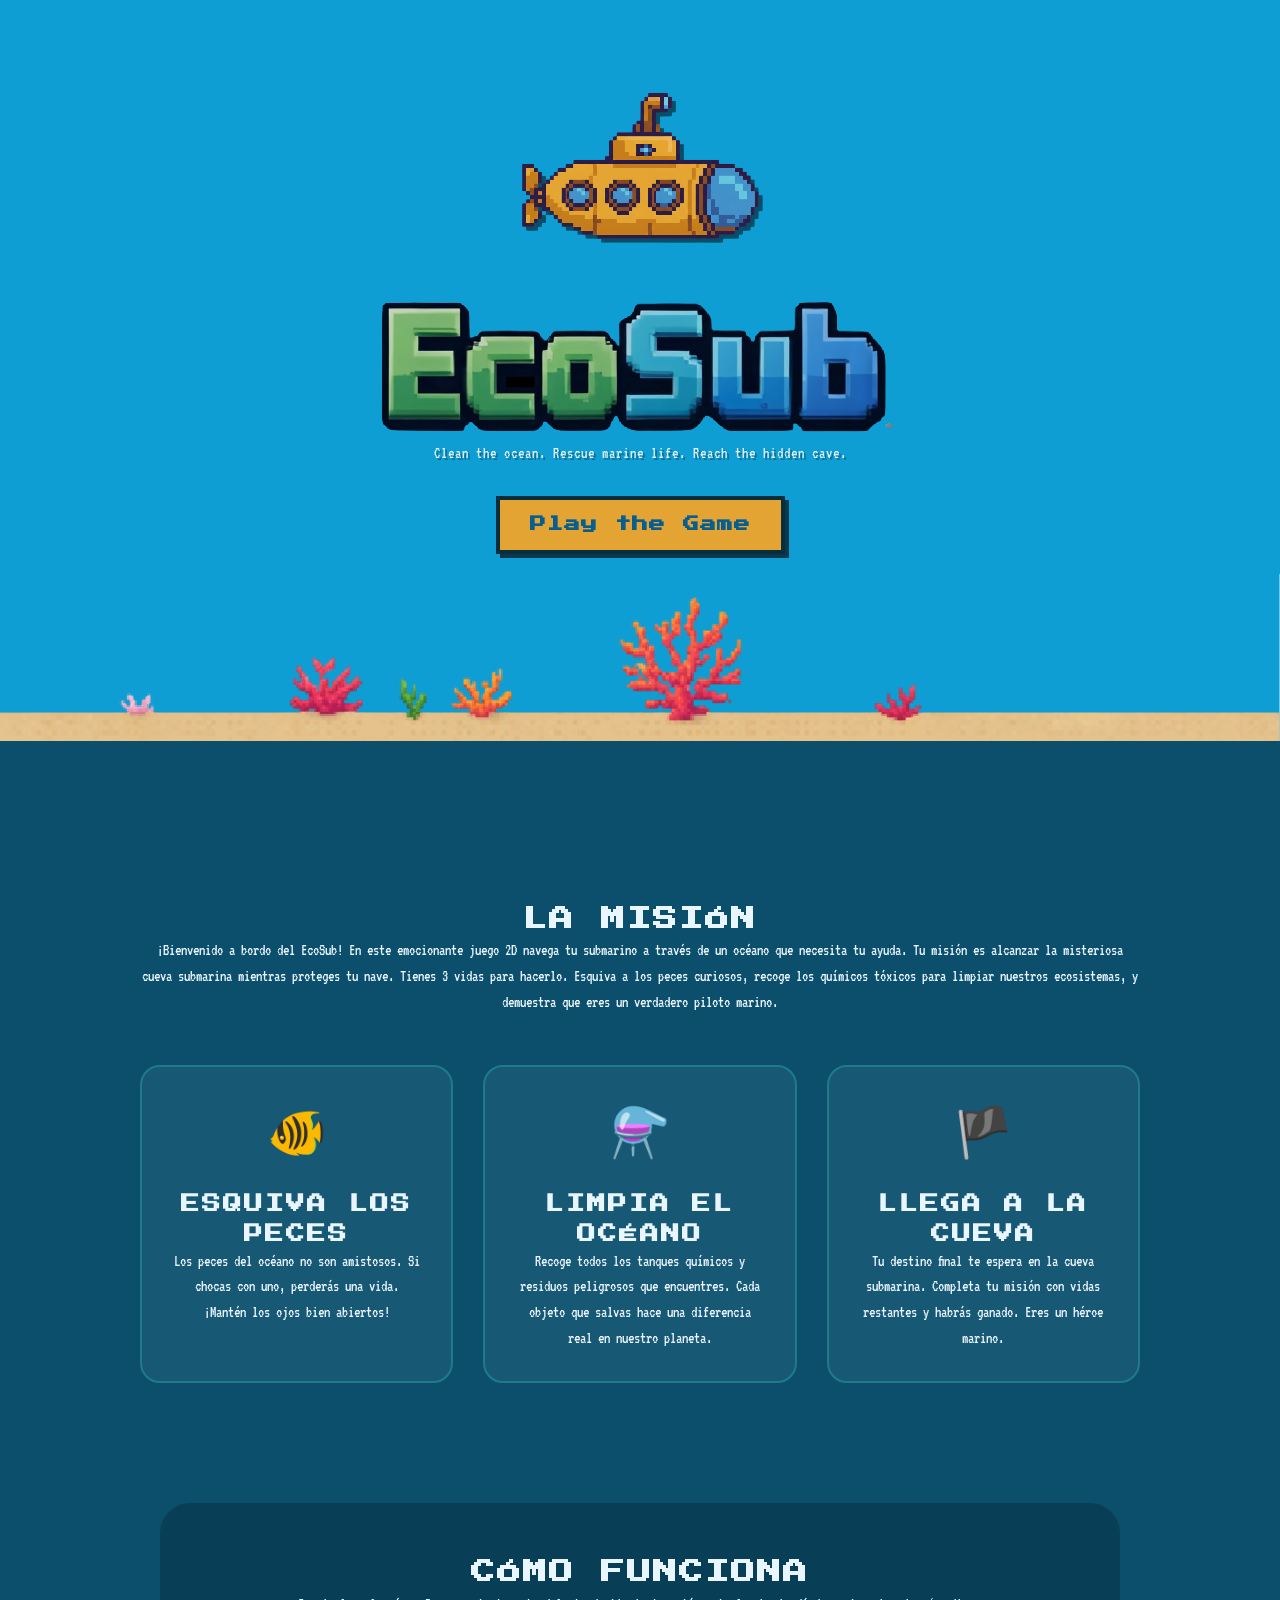
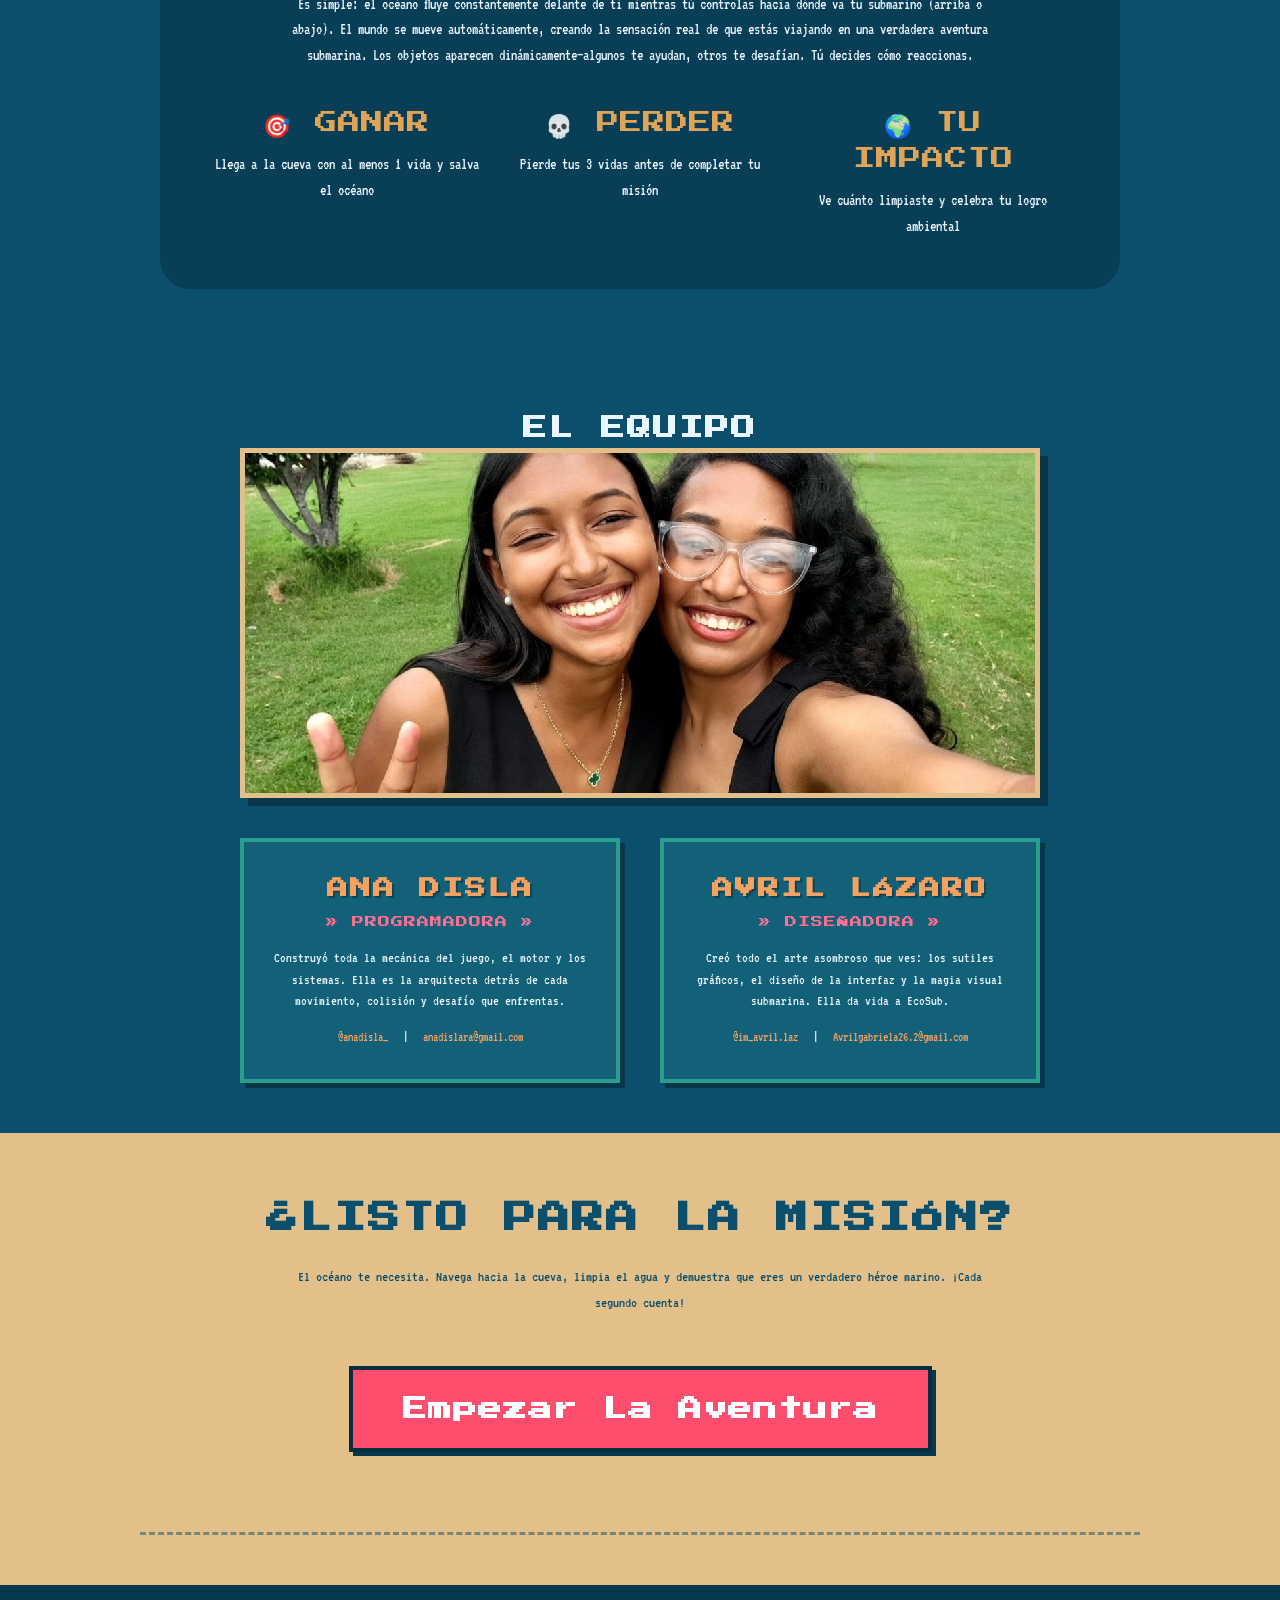
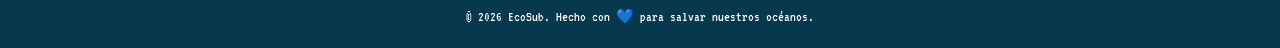
<file: index.html>
<!DOCTYPE html>
<html lang="en">
<head>
    <meta charset="UTF-8">
    <meta name="viewport" content="width=device-width, initial-scale=1.0">
    <title>EcoSub | Clean the Ocean</title>
    <link rel="icon" type="image/x-icon" href="img/fish/cangrejo.png">
    <link href="https://fonts.googleapis.com/css2?family=Press+Start+2P&family=VT323&display=swap" rel="stylesheet">
    <link rel="stylesheet" href="index.css">
</head>
<body>

    <header class="hero">
        <div class="submarine"><img src="img/sub.png" height="150px" alt=""></div> 
        <img src="img/name.png" height="150px" alt="">
        <p>Clean the ocean. Rescue marine life. Reach the hidden cave.</p>
        <a href="ecosub.html" class="btn-play">Play the Game</a>
        <img src="img/wuut.png" width="100%" margin-top="50px" alt="">
    </header>


    <section class="about">
        <h2>La Misión</h2>
        <p>¡Bienvenido a bordo del EcoSub! En este emocionante juego 2D navega tu submarino a través de un océano que necesita tu ayuda. Tu misión es alcanzar la misteriosa cueva submarina mientras proteges tu nave. Tienes 3 vidas para hacerlo. Esquiva a los peces curiosos, recoge los químicos tóxicos para limpiar nuestros ecosistemas, y demuestra que eres un verdadero piloto marino.</p>

        <div class="gameplay-grid">
            <div class="card">
                <span class="card-icon">🐠</span>
                <h3>Esquiva Los Peces</h3>
                <p>Los peces del océano no son amistosos. Si chocas con uno, perderás una vida. ¡Mantén los ojos bien abiertos!</p>
            </div>
            <div class="card">
                <span class="card-icon">⚗️</span>
                <h3>Limpia El Océano</h3>
                <p>Recoge todos los tanques químicos y residuos peligrosos que encuentres. Cada objeto que salvas hace una diferencia real en nuestro planeta.</p>
            </div>
            <div class="card">
                <span class="card-icon">🏴</span>
                <h3>Llega A La Cueva</h3>
                <p>Tu destino final te espera en la cueva submarina. Completa tu misión con vidas restantes y habrás ganado. Eres un héroe marino.</p>
            </div>
        </div>
    </section>

    <section>
        <div class="impact">
            <h2>Cómo Funciona</h2>
            <p style="text-align: center; margin-bottom: 30px; max-width: 700px; margin-left: auto; margin-right: auto;">Es simple: el océano fluye constantemente delante de ti mientras tú controlas hacia dónde va tu submarino (arriba o abajo). El mundo se mueve automáticamente, creando la sensación real de que estás viajando en una verdadera aventura submarina. Los objetos aparecen dinámicamente—algunos te ayudan, otros te desafían. Tú decides cómo reaccionas.</p>
            <div class="impact-stats">
                <div class="stat-item">
                    <span class="stat-number">🎯 GANAR</span>
                    <p>Llega a la cueva con al menos 1 vida y salva el océano</p>
                </div>
                <div class="stat-item">
                    <span class="stat-number">💀 PERDER</span>
                    <p>Pierde tus 3 vidas antes de completar tu misión</p>
                </div>
                <div class="stat-item">
                    <span class="stat-number">🌍 TU IMPACTO</span>
                    <p>Ve cuánto limpiaste y celebra tu logro ambiental</p>
                </div>
            </div>
        </div>
    </section>

    <section class="theteam">
        <h2>El Equipo</h2>
        <div class="team-container">
            <div class="team-photo">
                <div class="team-photo-placeholder">
                    <img src="img/the crew.jpeg" alt="">
                </div>
                
            </div>
            <div class="team-grid">
                <div class="member">
                    <h3>Ana Disla</h3>
                    <div class="member-role">» Programadora »</div>
                    <p>Construyó toda la mecánica del juego, el motor y los sistemas. Ella es la arquitecta detrás de cada movimiento, colisión y desafío que enfrentas.</p>
                    <div class="member-contact">
                        <a href="https://instagram.com/anadisla_" target="_blank">@anadisla_</a> | 
                        <a href="mailto:anadislara@gmail.com">anadislara@gmail.com</a>
                    </div>
                </div>
                <div class="member">
                    <h3>Avril Lázaro</h3>
                    <div class="member-role">» Diseñadora »</div>
                    <p>Creó todo el arte asombroso que ves: los sutiles gráficos, el diseño de la interfaz y la magia visual submarina. Ella da vida a EcoSub.</p>
                    <div class="member-contact">
                        <a href="https://instagram.com/im_avril.laz" target="_blank">@im_avril.laz</a> | 
                        <a href="mailto:Avrilgabriela26.2@gmail.com">Avrilgabriela26.2@gmail.com</a>
                    </div>
                </div>
            </div>
        </div>
    </section>

    <footer>
        <div class="footer-content">
            <div class="footer-section footer-cta">
                <h2>¿Listo Para La Misión?</h2>
                <p>El océano te necesita. Navega hacia la cueva, limpia el agua y demuestra que eres un verdadero héroe marino. ¡Cada segundo cuenta!</p>
                <a href="ecosub.html" class="btn-play btn-large">Empezar La Aventura</a>
            </div>
            
            <hr class="footer-divider">
        
       
    </footer>
    <div class="copyrigth">
            <p>&copy; 2026 EcoSub. Hecho con 💙 para salvar nuestros océanos.</p>
        </div>
</body>
</html>
</file>
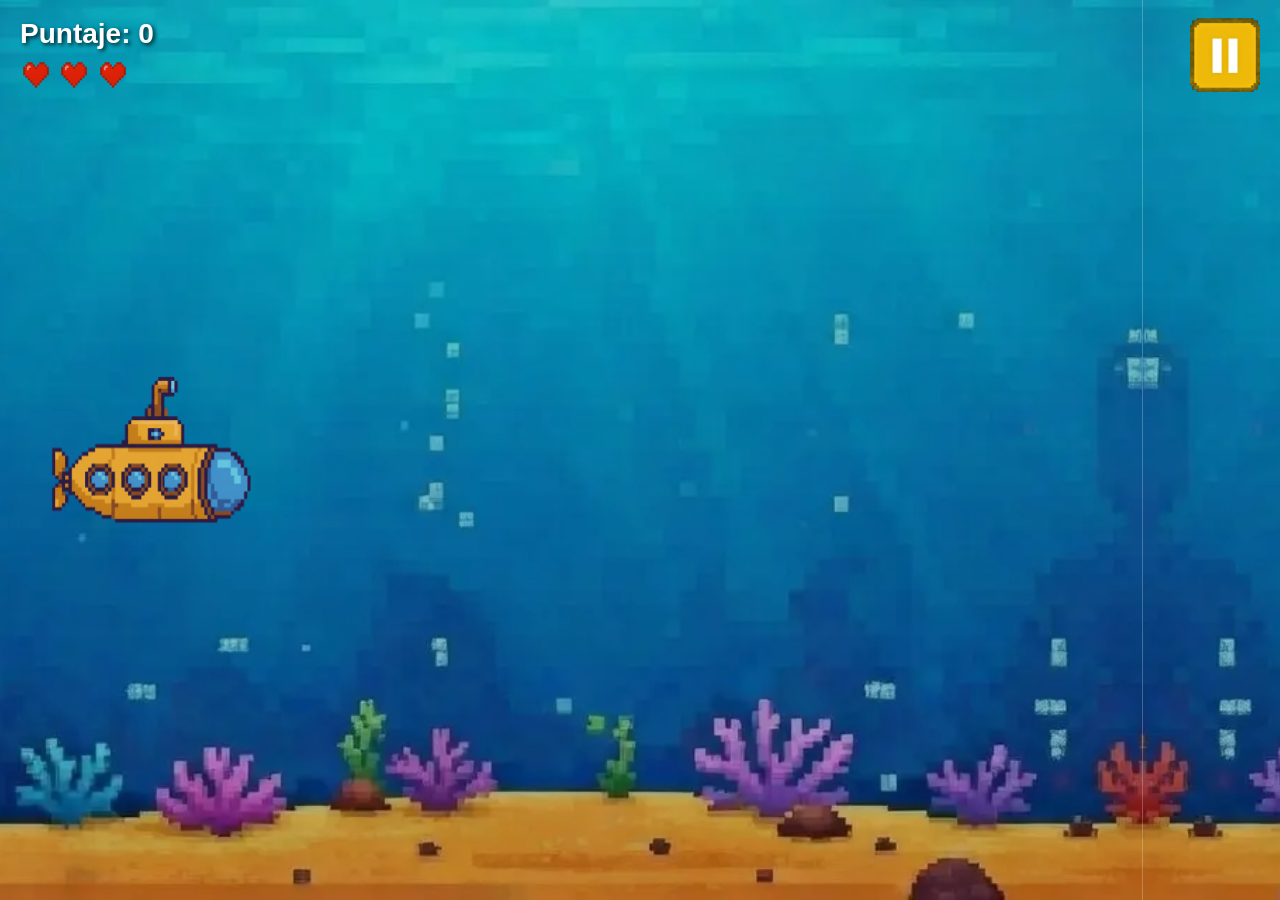
<file: game.html>
<!DOCTYPE html>
<html lang="es">
<head>
    <meta charset="UTF-8">
    <meta name="viewport" content="width=device-width, initial-scale=1.0">
    <link rel="stylesheet" href="game.css">
    <link rel="icon" type="image/x-icon" href="img/fish/cangrejo.png">
    <title>EcoSub - Recolecta y salva el mar !!</title>
</head>
<body>
    <!-- contenedor principal del juego -->
    <div id="contenedorJuego">

        <!-- secuencia del fondo-->
        <div id="escenario">
            <div id="cintaFondos">
                <img src="img/fondo1.webp" class="imagenFondo" alt="fondo marino 1" loading="eager">
                <img src="img/fondo2.webp" class="imagenFondo" alt="fondo marino 2" loading="lazy">
                <img src="img/fondo1.webp" class="imagenFondo" alt="fondo marino 1" loading="lazy">
                <img src="img/fondo2.webp" class="imagenFondo" alt="fondo marino 2" loading="lazy">
                <img src="img/fondo1.webp" class="imagenFondo" alt="fondo marino 1" loading="lazy">
                <img src="img/fondo2.webp" class="imagenFondo" alt="fondo marino 2" loading="lazy">
                <img src="img/fondo1.webp" class="imagenFondo" alt="fondo marino 1" loading="lazy">
                <img src="img/fondo2.webp" class="imagenFondo" alt="fondo marino 2" loading="lazy">
                <img src="img/fondo1.webp" class="imagenFondo" alt="fondo marino 1" loading="lazy">
                <img src="img/fondo3.webp" class="imagenFondo" alt="fondo marino 3 final" loading="lazy">
            </div>
        </div>

        <!-- submarino jugador-->
        <img src="img/sub.png" id="submarino" alt="submarino jugador" loading="eager">

        <!-- ui de juego -->
        <div id="uiJuego">
            <div class="scores">
               <div id="puntaje">Puntaje: 0</div>
                <div id="vidas" class="contenedorVidas"></div> 
            </div>
            <div class="pause_reanude">
                <img src="img/pause.png" id="pauseBtn" onclick="pausarJuego()">
                <img src="img/reanude.png" id="resumeBtn" onclick="reanudarJuego()" style="display:none">
            </div>
            
        </div>

    </div>

    <!-- pantalla de pausa -->
    <div id="pantallaPausa" class="pantallaPausa">
        <img class="ventanaPausa" src="img/pantalla_pause.png" alt="ventana de pausa">
        <div id="puntajeFinal" class="puntajeFinal">Has pausado el juego</div>
        <div class="pausaBtnCont">
            <img src="img/reanude.png" onclick="reanudarJuego();" alt="Reanudar">
            <img src="img/redo.png" onclick="redo();" alt="Reintentar">
            <img src="img/menu.png" onclick="menu();" alt="Menú"> 
        </div>
    </div>

    <!-- pantalla de puntuación post-juego -->
    <div id="pantallaFin" class="pantallaFin">
        <img class="ventanaPuntaje" src="img/gameover.png" alt="ventana de puntaje">
        <div id="puntajeFinal" class="puntajeFinal"></div>
        <div id="estadisticasAmbientales"></div>
        <div class="finBtnCont">
            <img id="finBtn" src="img/redo.png" onclick="redo();" alt="">
            <img id="finBtn" src="img/menu.png" onclick="menu();" alt=""> 
        </div>
       
    </div>

    <!-- contenedor para video final -->
    <div id="contenedorVideoFinal" style="display: none;"></div>

    <script src="game.js"></script>
</body>
</html>
</file>
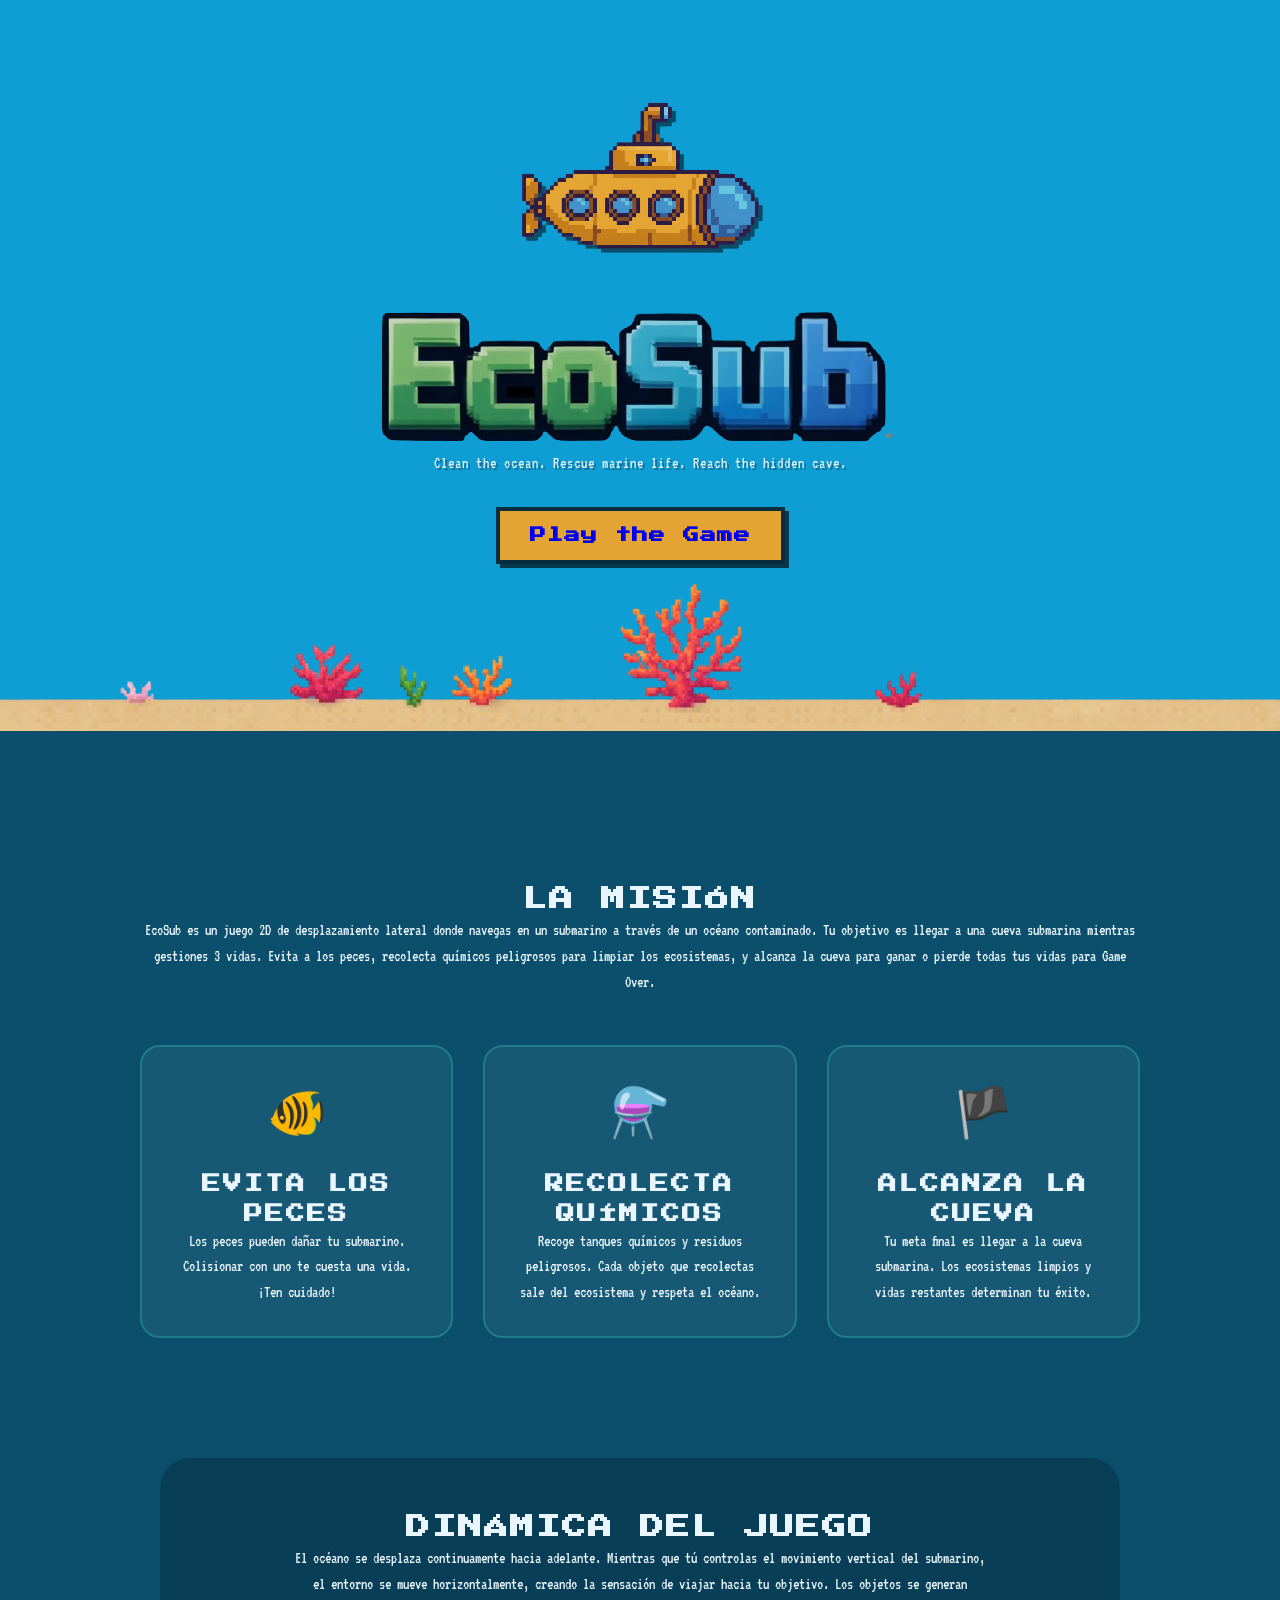
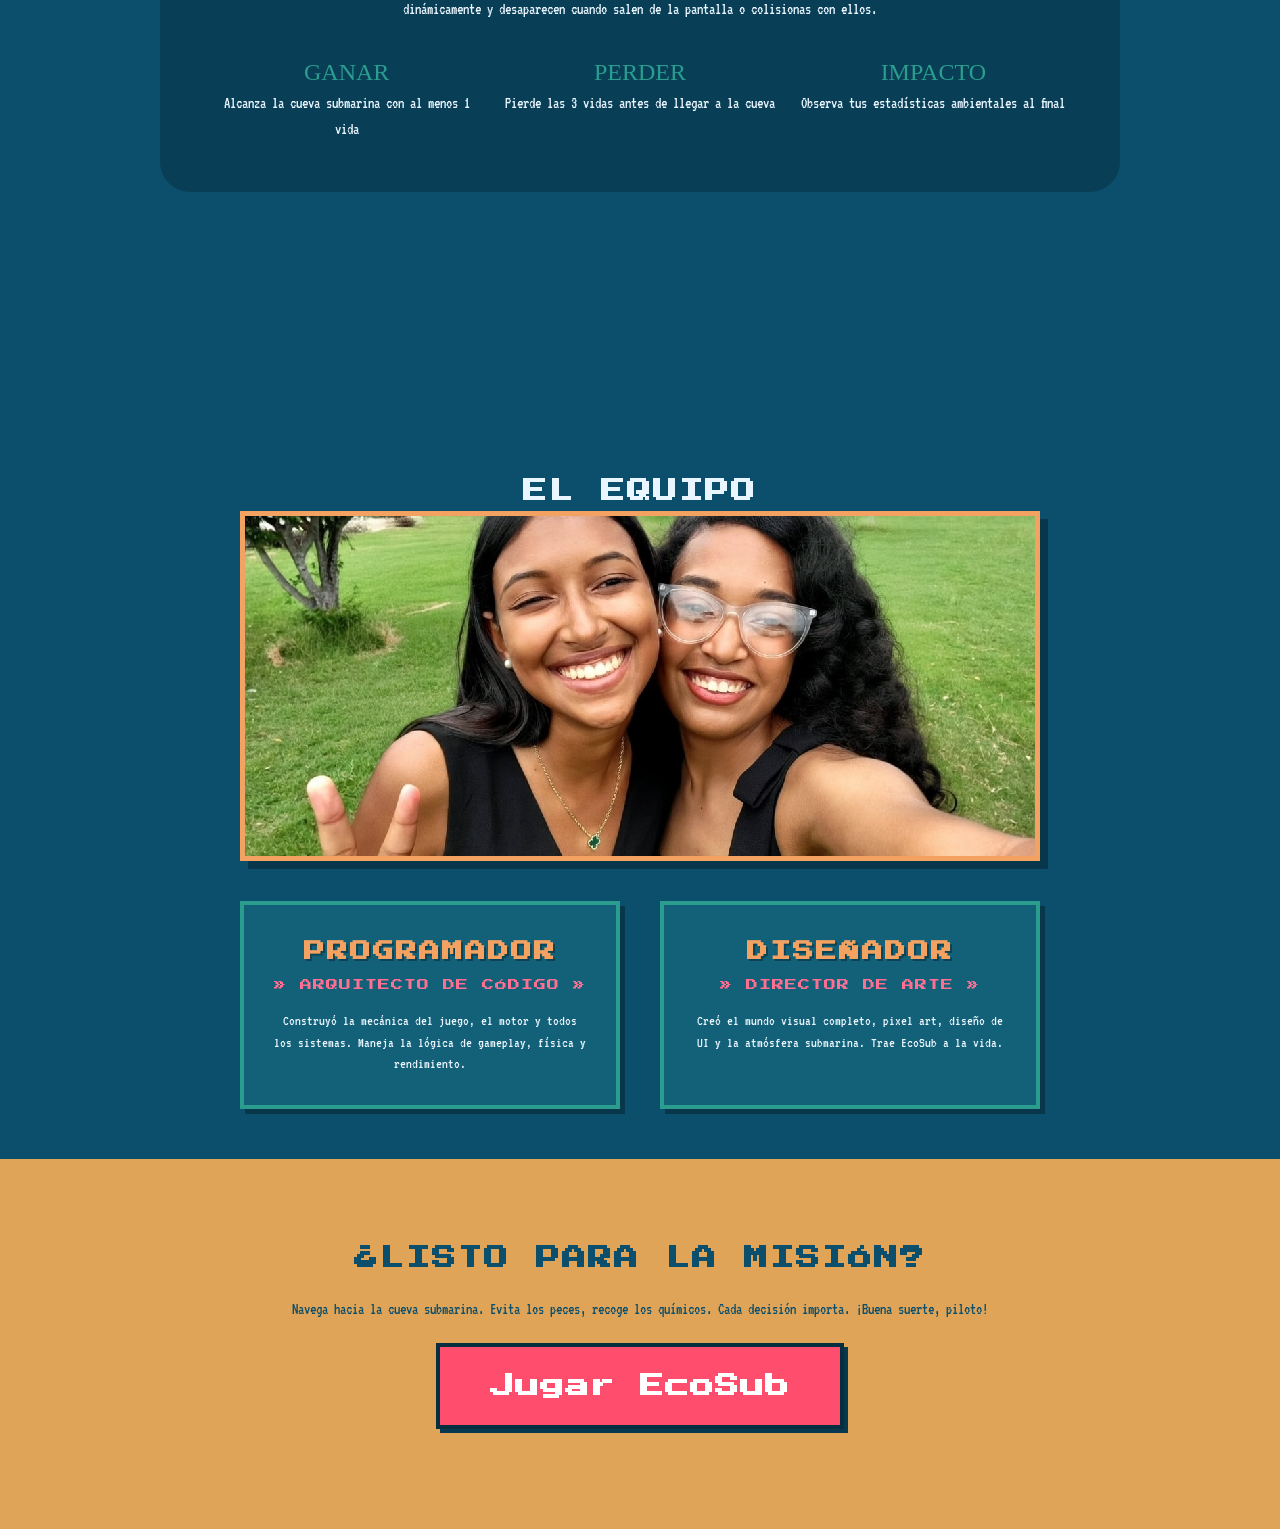
<file: landing.html>
<!DOCTYPE html>
<html lang="en">
<head>
    <meta charset="UTF-8">
    <meta name="viewport" content="width=device-width, initial-scale=1.0">
    <title>EcoSub | Clean the Ocean</title>
    <link href="https://fonts.googleapis.com/css2?family=Press+Start+2P&family=VT323&display=swap" rel="stylesheet">
    <style>
        :root {
            /* Ocean Palette */
            --deep-ocean: #0b4f6c;
            --ocean-teal: #1f7a8c;
            --soft-aqua: #5fa8d3;
            /* Environment */
            --sandy-seabed: #e0a458;
            --coral-red: #e36414;
            --coral-pink: #ff6f91;
            --seaweed-green: #2a9d8f;
            /* Accents */
            --sub-yellow: #f4a261;
            --heart-red: #ff4d6d;
            --white-high: #eaf6ff;
        }

        * {
            margin: 0;
            padding: 0;
            box-sizing: border-box;
        }

        body {
            font-family: 'VT323', monospace;
            color: var(--white-high);
            background-color: var(--deep-ocean);
            line-height: 1.6;
            overflow-x: hidden;
            image-rendering: pixelated;
            image-rendering: crisp-edges;
        }

        h1, h2, h3 {
            font-family: 'Press Start 2P', cursive;
            letter-spacing: 2px;
            text-transform: uppercase;
        }


        /* --- Hero Section --- */
        .hero {
            height: 80vh;
            background: #0e9ed3;
            display: flex;
            flex-direction: column;
            align-items: center;
            justify-content: center;
            text-align: center;
            padding: 140px 0px 20px 0px;
            position: relative;
            border-bottom: 8px solid #0e9ed3;
           
        }

        .submarine {
            font-size: 5rem;
            margin-bottom: 10px;
            animation: float 4s ease-in-out infinite, pixelBounce 0.6s ease-in-out infinite;
            display: inline-block;
            filter: drop-shadow(4px 4px 0px rgba(0,0,0,0.5));
        }

        @keyframes float {
            0%, 100% { transform: translateY(0) scaleX(1); }
            50% { transform: translateY(-25px) scaleX(1); }
        }

        @keyframes pixelBounce {
            0%, 100% { transform: translateY(0); }
            50% { transform: translateY(-8px); }
        }

        .hero h1 {
            font-size: 3.5rem;
            margin-bottom: 10px;
            text-shadow: 4px 4px 0px var(--deep-ocean), 8px 8px 0px rgba(0,0,0,0.3);
            color: var(--sub-yellow);
            animation: titleGlow 2s ease-in-out infinite;
        }

        @keyframes titleGlow {
            0%, 100% { text-shadow: 4px 4px 0px var(--deep-ocean), 8px 8px 0px rgba(0,0,0,0.3); }
            50% { text-shadow: 4px 4px 0px var(--deep-ocean), 8px 8px 0px rgba(255,255,255,0.2), 0 0 20px rgba(244, 162, 97, 0.4); }
        }

        .hero p {
            font-size: 1rem;
            max-width: 600px;
            margin-bottom: 30px;
            opacity: 0.95;
            font-family: 'VT323', monospace;
            letter-spacing: 1px;
            text-shadow: 2px 2px 0px rgba(0,0,0,0.3);
        }

        .btn-play {
            background-color: #e4a433;
            padding: 12px 30px;
            border: 4px solid #072e3f;
            border-radius: 0;
            text-decoration: none;
            font-weight: bold;
            font-size: 1rem;
            transition: transform 0.1s ease, box-shadow 0.1s ease;
            box-shadow: 4px 4px 0px #07394e;
            font-family: 'Press Start 2P', cursive;
            letter-spacing: 1px;
            cursor: pointer;
            position: relative;
            margin-bottom: 20px;
        }

        .btn-play:hover {
            transform: translate(2px, 2px);
            box-shadow: 2px 2px 0px var(--deep-ocean);
        }

        .btn-play:active {
            transform: translate(4px, 4px);
            box-shadow: 0px 0px 0px var(--deep-ocean);
        }

        /* --- About Section --- */
        section {
            padding: 80px 20px;
            max-width: 1000px;
            margin: 0 auto;
        }

        .about {
            text-align: center;
            padding: 160px 0px 0px 0px;
        }

        /* --- Gameplay Cards --- */
        .gameplay-grid {
            display: grid;
            grid-template-columns: repeat(auto-fit, minmax(250px, 1fr));
            gap: 30px;
            margin-top: 50px;
        }

        .card {
            background: rgba(255, 255, 255, 0.05);
            border: 2px solid var(--ocean-teal);
            border-radius: 20px;
            padding: 30px;
            text-align: center;
            transition: background 0.3s ease, transform 0.3s ease;
        }

        .card:hover {
            background: rgba(255, 255, 255, 0.1);
            transform: translateY(-5px);
        }

        .card-icon {
            font-size: 3rem;
            margin-bottom: 15px;
            display: block;
        }

        /* --- Impact Section --- */
        .impact {
            background: rgba(0, 0, 0, 0.2);
            border-radius: 30px;
            padding: 50px;
            margin: 40px auto;
            text-align: center;
        }

        .impact-stats {
            display: flex;
            flex-wrap: wrap;
            justify-content: space-around;
            gap: 20px;
            margin-top: 30px;
        }

        .stat-item {
            flex: 1;
            min-width: 200px;
        }

        .stat-number {
            display: block;
            font-family: 'Fredoka One';
            font-size: 1.5rem;
            color: var(--seaweed-green);
        }

        /* --- Team Section --- */
        .team-container {
            max-width: 800px;
            margin: 0 auto;
        }

        .team-photo {
            width: 100%;
            height: 350px;
            background: linear-gradient(135deg, var(--ocean-teal), var(--soft-aqua));
            border: 5px solid var(--sub-yellow);
            border-radius: 0;
            margin-bottom: 40px;
            display: flex;
            align-items: center;
            justify-content: center;
            overflow: hidden;
            position: relative;
            box-shadow: 8px 8px 0px rgba(0,0,0,0.3);
        }

        .team-photo img {
            width: 100%;
            height: 100%;
            object-fit: cover;
            image-rendering: pixelated;
            image-rendering: crisp-edges;
        }

        .team-photo-placeholder {
            width: 100%;
            height: 100%;
            display: flex;
            align-items: center;
            justify-content: center;
            font-size: 5rem;
            background: rgba(15, 75, 110, 0.5);
        }

        .team-grid {
            display: grid;
            grid-template-columns: repeat(auto-fit, minmax(300px, 1fr));
            gap: 40px;
            margin-top: 30px;
        }

        .member {
            text-align: center;
            background: rgba(31, 122, 140, 0.4);
            border: 4px solid var(--seaweed-green);
            padding: 30px;
            border-radius: 0;
            box-shadow: 5px 5px 0px rgba(0,0,0,0.3);
        }

        .member h3 {
            font-size: 1.3rem;
            color: var(--sub-yellow);
            margin-bottom: 8px;
            text-shadow: 2px 2px 0px rgba(0,0,0,0.3);
        }

        .member-role {
            font-size: 0.75rem;
            color: var(--coral-pink);
            font-family: 'Press Start 2P', cursive;
            letter-spacing: 1px;
            margin-bottom: 15px;
            text-transform: uppercase;
        }

        .member p {
            font-size: 0.9rem;
            font-family: 'VT323', monospace;
            color: var(--white-high);
            line-height: 1.5;
        }

        /* --- Footer/CTA --- */
        footer {
            background: var(--sandy-seabed);
            color: var(--deep-ocean);
            padding: 80px 20px;
            text-align: center;
            margin-top: 50px;
        }

        footer h2 {
            margin-bottom: 20px;
        }

        .btn-large {
            display: inline-block;
            margin-top: 20px;
            background: var(--heart-red);
            color: white;
            padding: 20px 50px;
            font-size: 1.5rem;
        }
    </style>
</head>
<body>

    <header class="hero">
        <div class="submarine"><img src="img/sub.png" height="150px" alt=""></div> 
        <img src="img/name.png" height="150px" alt="">
        <p>Clean the ocean. Rescue marine life. Reach the hidden cave.</p>
        <a href="index.html" class="btn-play">Play the Game</a>
        <img src="img/wut.png" width="100%" margin-top="50px" alt="">
    </header>


    <section class="about">
        <h2>La Misión</h2>
        <p>EcoSub es un juego 2D de desplazamiento lateral donde navegas en un submarino a través de un océano contaminado. Tu objetivo es llegar a una cueva submarina mientras gestiones 3 vidas. Evita a los peces, recolecta químicos peligrosos para limpiar los ecosistemas, y alcanza la cueva para ganar o pierde todas tus vidas para Game Over.</p>

        <div class="gameplay-grid">
            <div class="card">
                <span class="card-icon">🐠</span>
                <h3>Evita Los Peces</h3>
                <p>Los peces pueden dañar tu submarino. Colisionar con uno te cuesta una vida. ¡Ten cuidado!</p>
            </div>
            <div class="card">
                <span class="card-icon">⚗️</span>
                <h3>Recolecta Químicos</h3>
                <p>Recoge tanques químicos y residuos peligrosos. Cada objeto que recolectas sale del ecosistema y respeta el océano.</p>
            </div>
            <div class="card">
                <span class="card-icon">🏴</span>
                <h3>Alcanza La Cueva</h3>
                <p>Tu meta final es llegar a la cueva submarina. Los ecosistemas limpios y vidas restantes determinan tu éxito.</p>
            </div>
        </div>
    </section>

    <section>
        <div class="impact">
            <h2>Dinámica Del Juego</h2>
            <p style="text-align: center; margin-bottom: 30px; max-width: 700px; margin-left: auto; margin-right: auto;">El océano se desplaza continuamente hacia adelante. Mientras que tú controlas el movimiento vertical del submarino, el entorno se mueve horizontalmente, creando la sensación de viajar hacia tu objetivo. Los objetos se generan dinámicamente y desaparecen cuando salen de la pantalla o colisionas con ellos.</p>
            <div class="impact-stats">
                <div class="stat-item">
                    <span class="stat-number">GANAR</span>
                    <p>Alcanza la cueva submarina con al menos 1 vida</p>
                </div>
                <div class="stat-item">
                    <span class="stat-number">PERDER</span>
                    <p>Pierde las 3 vidas antes de llegar a la cueva</p>
                </div>
                <div class="stat-item">
                    <span class="stat-number">IMPACTO</span>
                    <p>Observa tus estadísticas ambientales al final</p>
                </div>
            </div>
        </div>
    </section>

    <section class="about">
        <h2>El Equipo</h2>
        <div class="team-container">
            <div class="team-photo">
                <div class="team-photo-placeholder">
                    <img src="img/the crew.jpeg" alt="">
                </div>
                
            </div>
            <div class="team-grid">
                <div class="member">
                    <h3>Programador</h3>
                    <div class="member-role">» Arquitecto de Código »</div>
                    <p>Construyó la mecánica del juego, el motor y todos los sistemas. Maneja la lógica de gameplay, física y rendimiento.</p>
                </div>
                <div class="member">
                    <h3>Diseñador</h3>
                    <div class="member-role">» Director de Arte »</div>
                    <p>Creó el mundo visual completo, pixel art, diseño de UI y la atmósfera submarina. Trae EcoSub a la vida.</p>
                </div>
            </div>
        </div>
    </section>

    <footer>
        <h2>¿Listo Para La Misión?</h2>
        <p>Navega hacia la cueva submarina. Evita los peces, recoge los químicos. Cada decisión importa. ¡Buena suerte, piloto!</p>
        <a href="index.html" class="btn-play btn-large">Jugar EcoSub</a>
    </footer>

</body>
</html>
</file>
<file: index.css>
:root {
    /* Ocean Palette */
    --deep-ocean: #0b4f6c;
    --ocean-teal: #1f7a8c;
    --soft-aqua: #5fa8d3;
    /* Environment */
    --sandy-seabed: #e0a458;
    --coral-red: #e36414;
    --coral-pink: #ff6f91;
    --seaweed-green: #2a9d8f;
    /* Accents */
    --sub-yellow: #f4a261;
    --heart-red: #ff4d6d;
    --white-high: #eaf6ff;
}

* {
    margin: 0;
    padding: 0;
    box-sizing: border-box;
}

body {
    font-family: 'VT323', monospace;
    color: var(--white-high);
    background-color: var(--deep-ocean);
    line-height: 1.6;
    overflow-x: hidden;
    image-rendering: pixelated;
    image-rendering: crisp-edges;
}

h1, h2, h3 {
    font-family: 'Press Start 2P', cursive;
    letter-spacing: 2px;
    text-transform: uppercase;
}

/* --- HERO SECTION --- */
.hero {
    height: 80vh;
    background: #0e9ed3;
    display: flex;
    flex-direction: column;
    align-items: center;
    justify-content: center;
    text-align: center;
    padding: 140px 0px 20px 0px;
    position: relative;
    border-bottom: 8px solid #0e9ed3;
}

.submarine {
    font-size: 5rem;
    margin-bottom: 10px;
    animation: float 4s ease-in-out infinite, pixelBounce 0.6s ease-in-out infinite;
    display: inline-block;
    filter: drop-shadow(4px 4px 0px rgba(0,0,0,0.5));
}

@keyframes float {
    0%, 100% { transform: translateY(0) scaleX(1); }
    50% { transform: translateY(-25px) scaleX(1); }
}

@keyframes pixelBounce {
    0%, 100% { transform: translateY(0); }
    50% { transform: translateY(-8px); }
}

.hero h1 {
    font-size: 3.5rem;
    margin-bottom: 10px;
    text-shadow: 4px 4px 0px var(--deep-ocean), 8px 8px 0px rgba(0,0,0,0.3);
    color: var(--sub-yellow);
    animation: titleGlow 2s ease-in-out infinite;
}

@keyframes titleGlow {
    0%, 100% { text-shadow: 4px 4px 0px var(--deep-ocean), 8px 8px 0px rgba(0,0,0,0.3); }
    50% { text-shadow: 4px 4px 0px var(--deep-ocean), 8px 8px 0px rgba(255,255,255,0.2), 0 0 20px rgba(244, 162, 97, 0.4); }
}

.hero p {
    font-size: 1rem;
    max-width: 600px;
    margin-bottom: 30px;
    opacity: 0.95;
    font-family: 'VT323', monospace;
    letter-spacing: 1px;
    text-shadow: 2px 2px 0px rgba(0,0,0,0.3);
}

.btn-play {
    background-color: #e4a433;
    padding: 12px 30px;
    border: 4px solid #072e3f;
    border-radius: 0;
    text-decoration: none;
    font-weight: bold;
    font-size: 1rem;
    transition: transform 0.1s ease, box-shadow 0.1s ease;
    box-shadow: 4px 4px 0px #07394e;
    font-family: 'Press Start 2P', cursive;
    letter-spacing: 1px;
    cursor: pointer;
    position: relative;
    color: #095e90;
    margin-bottom: 20px;
}

.btn-play:hover {
    transform: translate(2px, 2px);
    box-shadow: 2px 2px 0px var(--deep-ocean);
}

.btn-play:active {
    transform: translate(4px, 4px);
    box-shadow: 0px 0px 0px var(--deep-ocean);
}


/* --- ABOUT SECTION --- */
section {
    padding: 80px 20px;
    max-width: 1000px;
    margin: 0 auto;
}

.about {
    text-align: center;
    padding: 180px 0px 0px 0px;
}

/* --- GAMEPLAY CARDS --- */
.gameplay-grid {
    display: grid;
    grid-template-columns: repeat(auto-fit, minmax(250px, 1fr));
    gap: 30px;
    margin-top: 50px;
}

.card {
    background: rgba(255, 255, 255, 0.05);
    border: 2px solid var(--ocean-teal);
    border-radius: 20px;
    padding: 30px;
    text-align: center;
    transition: background 0.3s ease, transform 0.3s ease;
}

.card:hover {
    background: rgba(255, 255, 255, 0.1);
    transform: translateY(-5px);
}

.card-icon {
    font-size: 3rem;
    margin-bottom: 15px;
    display: block;
}


/* --- IMPACT SECTION --- */
.impact {
    background: rgba(0, 0, 0, 0.2);
    border-radius: 30px;
    padding: 50px;
    margin: 40px auto;
    text-align: center;
}

.impact-stats {
    display: flex;
    flex-wrap: wrap;
    justify-content: space-around;
    gap: 20px;
    margin-top: 30px;
}

.stat-item {
    flex: 1;
    min-width: 200px;
}

.stat-number {
    display: block;
    font-family: 'Press Start 2P', cursive;
    font-size: 1.4rem;
    color: #e0a458;
    margin-bottom: 10px;
    letter-spacing: 1px;
}

.stat-number::before {
    content: '';
    display: block;
    font-size: 2.5rem;
    margin-bottom: 8px;
}


/* --- TEAM SECTION --- */
.theteam {
    text-align: center;
    padding: 0px;
}

.team-container {
    max-width: 800px;
    margin: 0 auto;
}

.team-photo {
    width: 100%;
    height: 350px;
    background: linear-gradient(135deg, var(--ocean-teal), var(--soft-aqua));
    border: 5px solid #e3c08a;
    border-radius: 0;
    margin-bottom: 40px;
    display: flex;
    align-items: center;
    justify-content: center;
    overflow: hidden;
    position: relative;
    box-shadow: 8px 8px 0px rgba(0,0,0,0.3);
}

.team-photo img {
    width: 100%;
    height: 100%;
    object-fit: cover;
    image-rendering: pixelated;
    image-rendering: crisp-edges;
}

.team-photo-placeholder {
    width: 100%;
    height: 100%;
    display: flex;
    align-items: center;
    justify-content: center;
    font-size: 5rem;
    background: rgba(15, 75, 110, 0.5);
}

.team-grid {
    display: grid;
    grid-template-columns: repeat(auto-fit, minmax(300px, 1fr));
    gap: 40px;
    margin-top: 30px;
}

.member {
    text-align: center;
    background: rgba(31, 122, 140, 0.4);
    border: 4px solid var(--seaweed-green);
    padding: 30px;
    border-radius: 0;
    box-shadow: 5px 5px 0px rgba(0,0,0,0.3);
}

.member h3 {
    font-size: 1.3rem;
    color: var(--sub-yellow);
    margin-bottom: 8px;
    text-shadow: 2px 2px 0px rgba(0,0,0,0.3);
}

.member-role {
    font-size: 0.75rem;
    color: var(--coral-pink);
    font-family: 'Press Start 2P', cursive;
    letter-spacing: 1px;
    margin-bottom: 15px;
    text-transform: uppercase;
}

.member p {
    font-size: 0.9rem;
    font-family: 'VT323', monospace;
    color: var(--white-high);
    line-height: 1.5;
    margin-bottom: 15px;
}

.member-contact {
    display: flex;
    justify-content: center;
    gap: 15px;
    font-size: 0.85rem;
    flex-wrap: wrap;
}

.member-contact a {
    color: var(--sub-yellow);
    text-decoration: none;
    transition: color 0.3s ease;
}

.member-contact a:hover {
    color: var(--coral-pink);
}


/* --- FOOTER SECTION --- */
footer {
    background: #e3c08a;
    color: var(--deep-ocean);
    padding: 60px 20px 20px 20px;
    margin-top: 50px;
}

footer h2 {
    margin-bottom: 20px;
    font-size: 2rem;
}

footer h3 {
    font-size: 1.5rem;
    margin-bottom: 25px;
    color: var(--deep-ocean);
}

footer h4 {
    font-size: 1.1rem;
    margin-bottom: 8px;
    color: var(--heart-red);
}

.footer-content {
    max-width: 1000px;
    margin: 0 auto;
    padding-bottom: 30px;
}

.footer-section {
    margin-bottom: 30px;
}

.footer-cta {
    text-align: center;
    padding-bottom: 30px;
}

.footer-cta p {
    font-size: 0.95rem;
    max-width: 700px;
    margin: 0 auto 30px;
    line-height: 1.7;
    color: var(--deep-ocean);
}

.btn-large {
    display: inline-block;
    margin-top: 20px;
    background: var(--heart-red);
    color: white;
    padding: 20px 50px;
    font-size: 1.5rem;
}

.footer-divider {
    border: none;
    border-top: 3px dashed var(--deep-ocean);

    opacity: 0.5;
}

.copyrigth {
    text-align: center;
    padding: 20px 0px;

    color: white;
    background-color: #07394e;
    font-size: 0.9rem;
    color: var(--deep-ocean);
}
.copyrigth p{
    color: white;
}
/* --- RESPONSIVE DESIGN --- */
@media (max-width: 768px) {
   
    
    .btn-large {
        padding: 15px 35px;
        font-size: 1.2rem;
    }
}
</file>
<file: game.css>
* {
    box-sizing: border-box;
}

html, body {
    margin: 0;
    padding: 0;
    width: 100%;
    height: 100vh;
    font-family: Arial, Helvetica, sans-serif;
    overflow: hidden;
}

/* CONTENEDOR PRINCIPAL */

#contenedorJuego {
    position: relative;
    width: 100%;
    height: 100%;
    overflow: hidden;
    z-index: 1;
}

#escenario {
    position: absolute;
    top: 0;
    left: 0;
    width: 100%;
    height: 100%;
    overflow: hidden;
    z-index: 1;
}

#cintaFondos {
    display: flex;
    position: absolute;
    height: 100%;
    width: 1000%;
}

.imagenFondo {
    flex: 0 0 100vw;
    width: 100vw;
    height: 100%;
    object-fit: cover;
    object-position: center;
    filter: brightness(0.8);
}

/* SUBMARINO Y OBJETOS */

#submarino {
    position: relative;
    left: 4%;
    transform: translateY(-50%);
    width: 12vw;
    height: 80%;
    max-height: 150px;
    max-width: 260px;
    min-width: 200px;
    aspect-ratio: 1;
    transition: top 0.2s ease-out;
    z-index: 5;  
}

.pez {
    position: absolute;
    width: 8vw;
    height: auto;
    max-width: 120px;
    min-width: 100px;
    aspect-ratio: auto;
    z-index: 4;
}

/* UI DEL JUEGO */

#uiJuego {
    position: fixed;
    width: 100%;
    top: 2vh;
    z-index: 25;
    font-weight: bold;
    color: #ffffff;
    display: flex;
    text-shadow: 2px 2px 4px rgba(0, 0, 0, 0.8);
    justify-content: space-between;
}

.scores {
    margin-left: 20px;
}

#puntaje {
    font-size: clamp(14px, 2.2vw, 28px);
    margin-bottom: 1vh;
}

#resumeBtn, #pauseBtn {
    width: 70px;
    height: auto;
    margin-right: 20px;
}

.contenedorVidas {
    display: flex;
    gap: 0.5vw;
    align-items: center;
}

.contenedorVidas img {
    height: clamp(16px, 2.5vw, 32px);
    width: auto;
}

/* PANTALLA FINAL */

.pantallaFin {
    position: fixed;
    top: 0;
    left: 0;
    width: 100%;
    height: 100%;
    background: rgba(0, 0, 0, 0.75);
    display: none;
    align-items: center;
    justify-content: center;
    flex-direction: column;
    z-index: 40;
    opacity: 0;
    transition: opacity 1s ease-in;
}

.pantallaFin.mostrar {
    opacity: 1;
}

.ventanaPuntaje {
    position: absolute;
    bottom: 0;
    left: 50%;
    transform: translateX(-50%);
    width: 90vw;           
    height: auto;
    max-width: 90%;      
    min-width: 250px;
    object-fit: contain;
}

.puntajeFinal {
    position: absolute;
    color: #ffffff;
    font-size: clamp(54px, 4vw, 48px);
    font-weight: bold;
    text-shadow: 2px 2px 8px rgba(0, 0, 0, 0.9);
    top: 34%;
    z-index: 41;
}

#estadisticasAmbientales {
    position: absolute;
    color: #ffffff;
    font-size: clamp(16px, 2vw, 24px);
    font-weight: bold;
    text-shadow: 2px 2px 4px rgba(0, 0, 0, 0.8);
    top: 40%;
    left: 50%;
    transform: translateX(-50%);
    text-align: left;
    z-index: 41;
    display: grid;
    grid-template-columns: 1fr 1fr;
    gap: 10px 10px;
    width: auto;
    max-width: 700px;
    margin-top: 0px;

}
.finBtnCont {
    position: absolute;
    top: 64%;
    left: 50%;
    transform: translate(-50%, -50%);
    width: 90%;
    max-width: 500px;
    display: flex;
    justify-content: center;
    gap: clamp(20px, 4vw, 50px);
    z-index: 41;
}

img#finBtn {
    height: auto;
    width: clamp(80px, 12vw, 140px);
    cursor: pointer;
    transition: transform 0.2s ease;
}

img#finBtn:hover {
    transform: scale(1.1);
}

/* PANTALLA DE PAUSA */

.pantallaPausa {
    position: fixed;
    top: 0;
    left: 0;
    width: 100%;
    height: 100%;
    background: rgba(0, 0, 0, 0.75);
    display: none;
    align-items: center;
    justify-content: center;
    flex-direction: column;
    z-index: 40;
    opacity: 0;
    transition: opacity 0.5s ease-in;
}

.pantallaPausa.mostrar {
    opacity: 1;
}

.ventanaPausa {
    position: absolute;
    bottom: 0;
    left: 50%;
    transform: translateX(-50%);
    width: 90vw;           
    height: auto;
    max-width: 90%;      
    min-width: 250px;
    object-fit: contain;
}

.pausaBtnCont {
    position: absolute;
    top: 64%;
    left: 50%;
    transform: translate(-50%, -50%);
    width: 90%;
    max-width: 500px;
    display: flex;
    justify-content: center;
    gap: clamp(20px, 4vw, 50px);
    z-index: 41;
}

.pausaBtnCont img {
    height: auto;
    width: clamp(80px, 12vw, 140px);
    cursor: pointer;
    transition: transform 0.2s ease;
}

.pausaBtnCont img:hover {
    transform: scale(1.1);
}

/* RESPONSIVE */

@media (max-width: 1024px) {
    #submarino {
        width: 14vw;
    }
    .pez {
        width: 10vw;
    }
    #estadisticasAmbientales {
        font-size: clamp(14px, 1.8vw, 22px);
        gap: 20px 40px;
        max-width: 600px;
        top: 90%;
    }
}

@media (max-width: 768px) {
    #submarino {
        width: 16vw;
        left: 3%;
    }
    .pez {
        width: 12vw;
    }
    #uiJuego {
        top: 1.5vh;
        left: 1.5vw;
    }
    .ventanaPuntaje {
        width: 85vw;
    }
    #estadisticasAmbientales {
        font-size: clamp(14px, 1.6vw, 20px);
        gap: 15px 30px;
        max-width: 500px;
    }
}

@media (max-width: 480px) {
    #estadisticasAmbientales {
        grid-template-columns: 1fr;
        font-size: clamp(12px, 1.4vw, 16px);
        gap: 10px;
        max-width: 90vw;
        top: 32%;
    }
}
</file>
